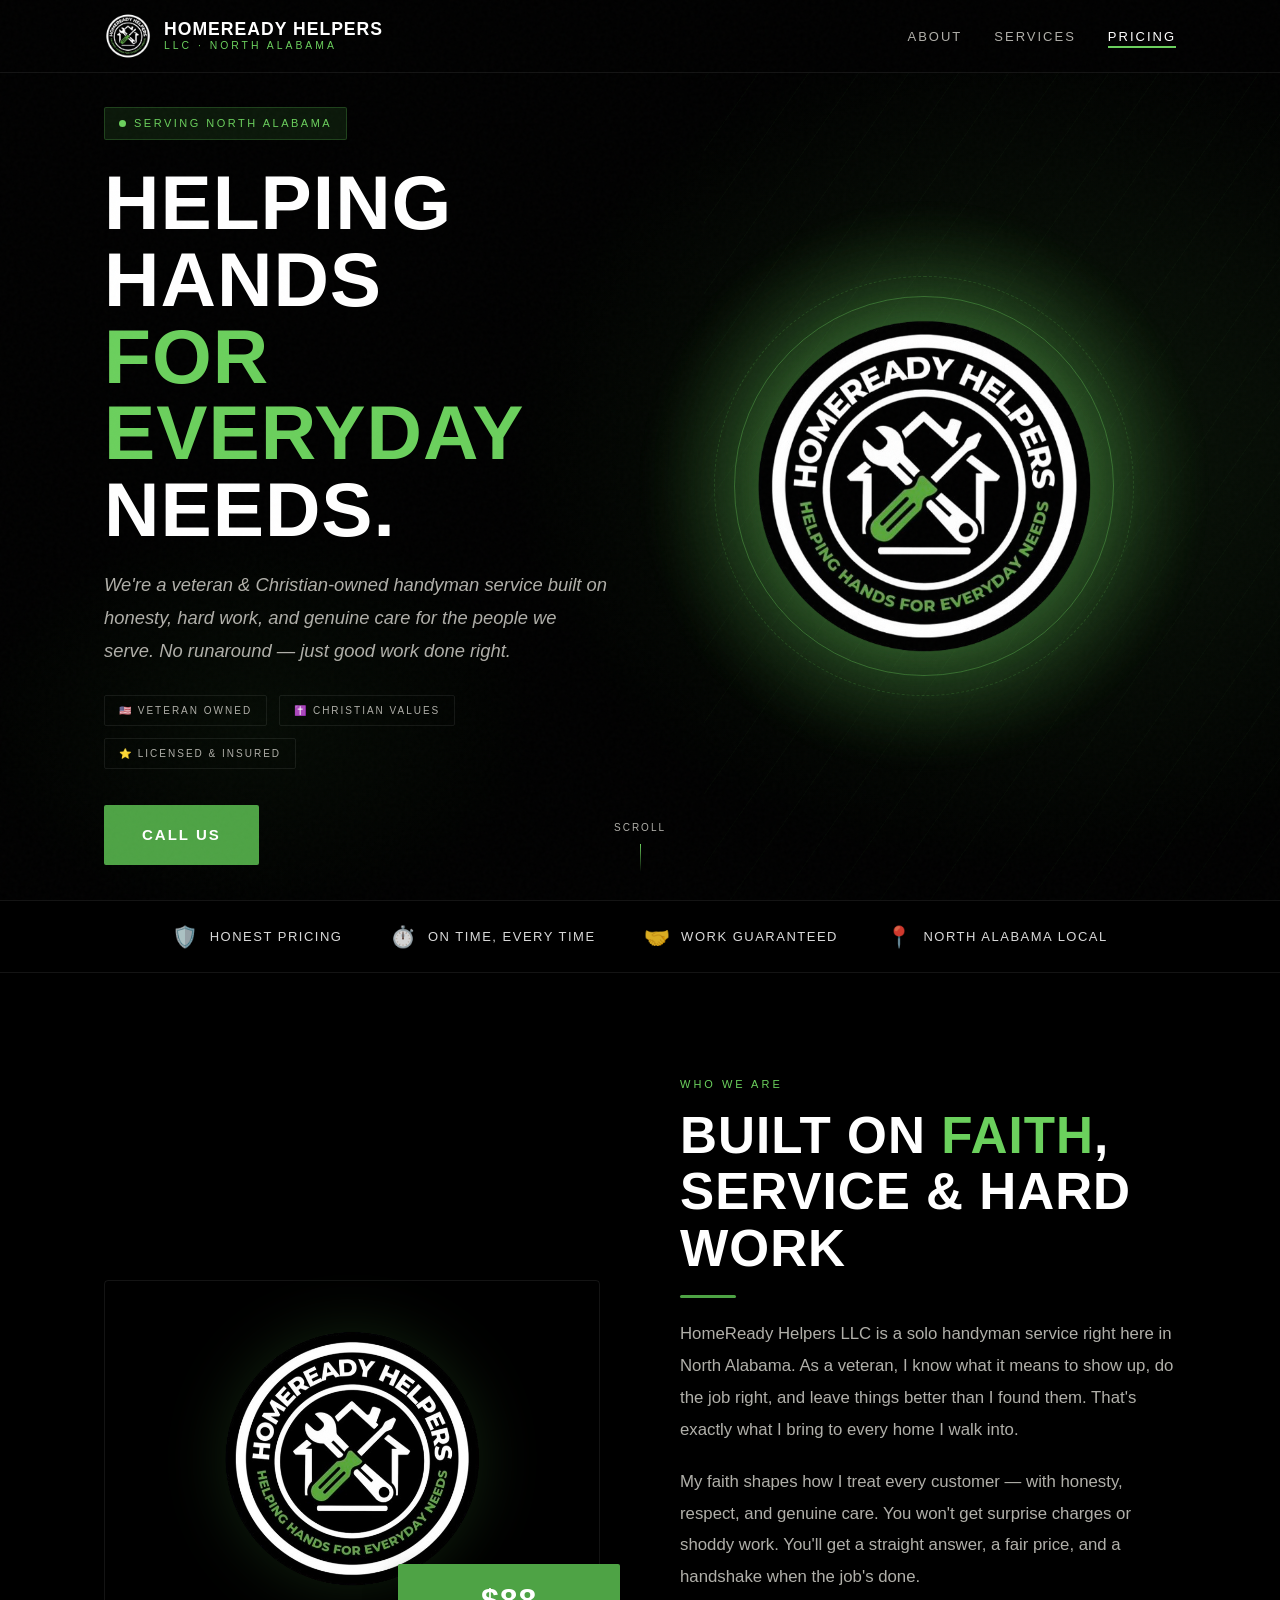
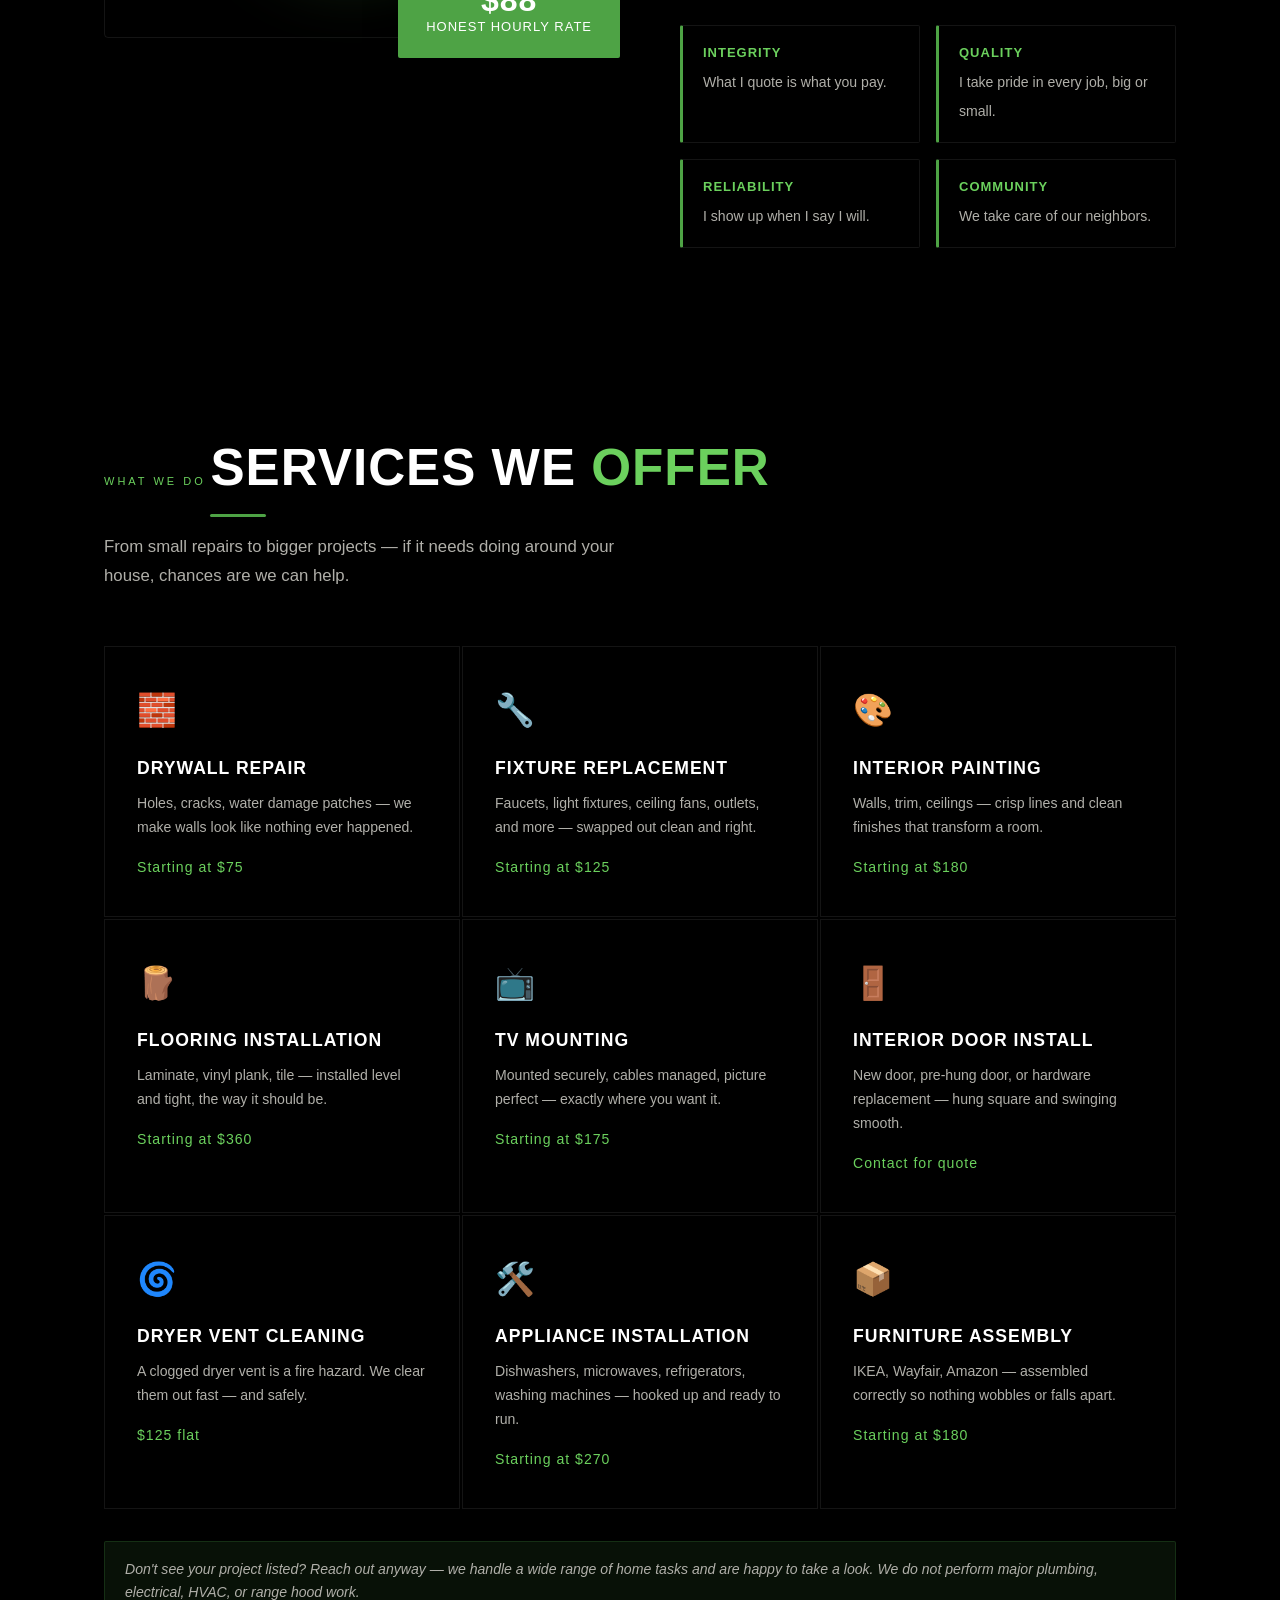
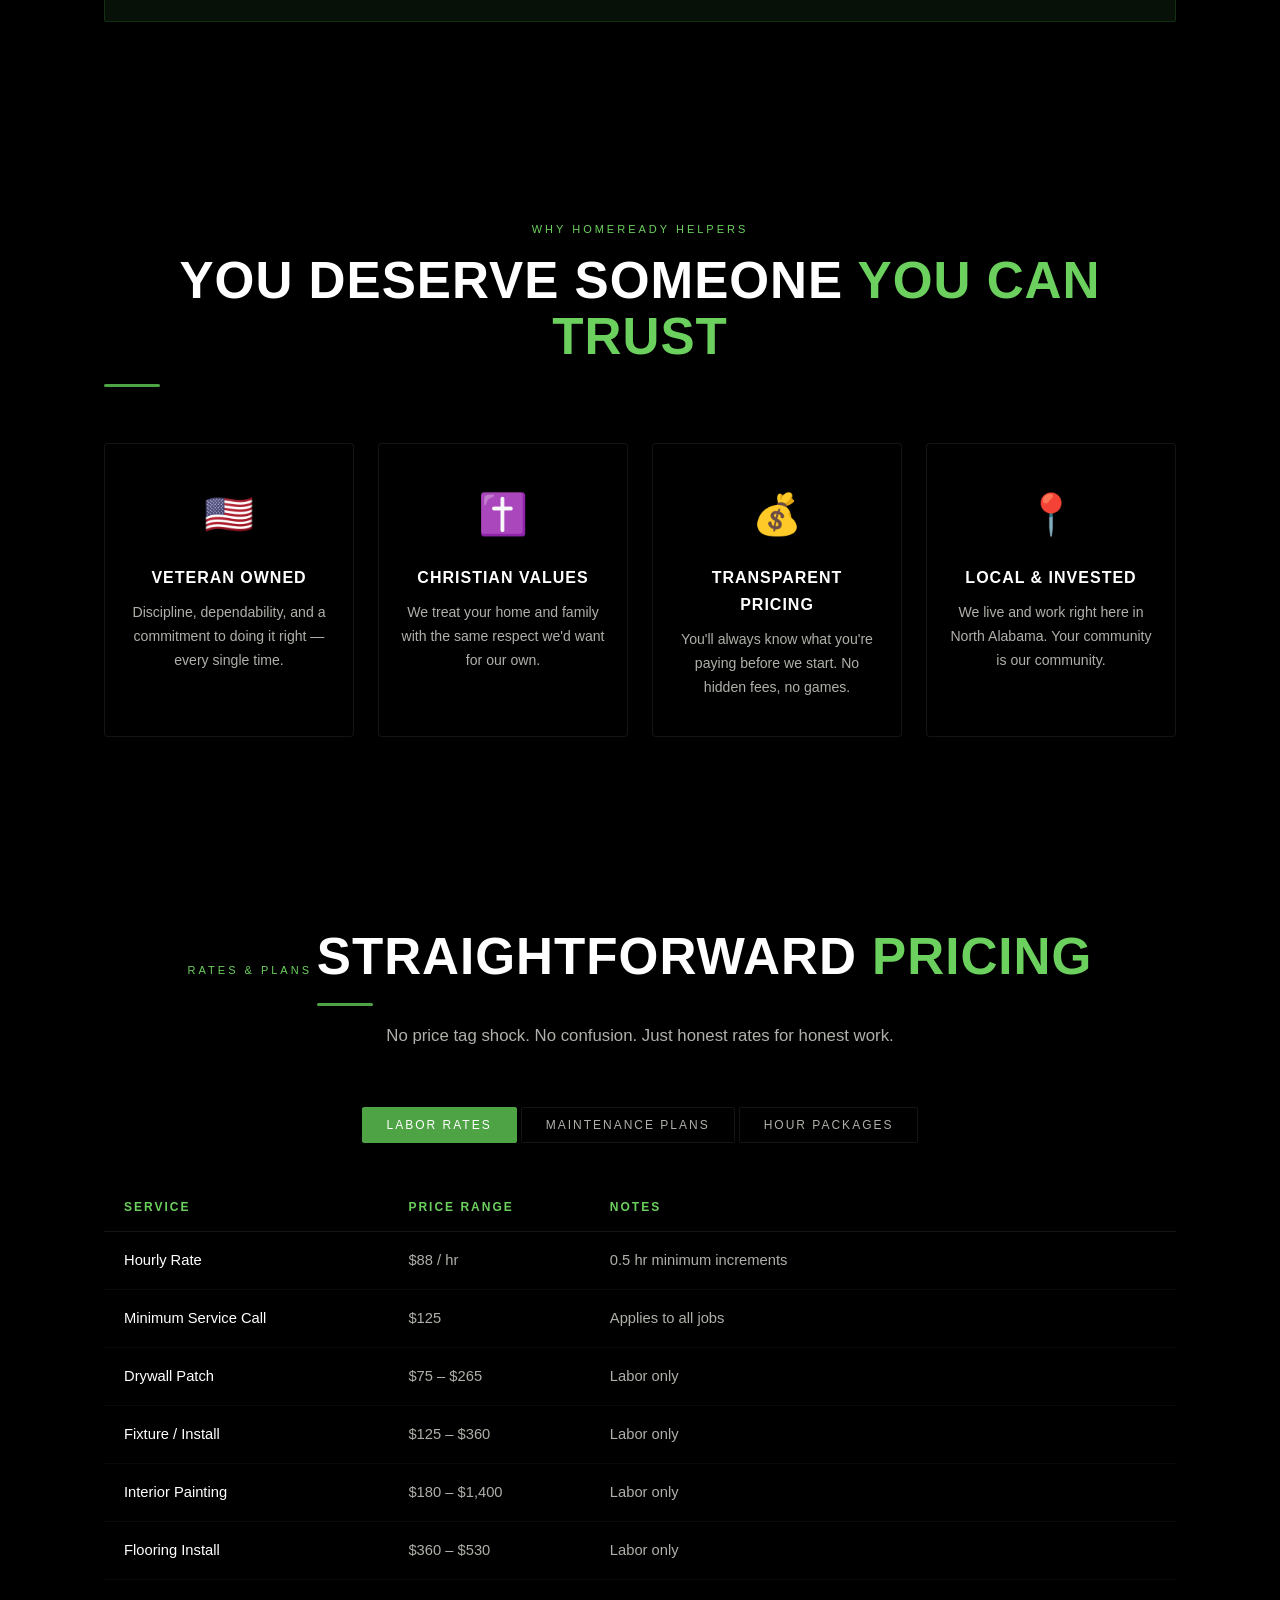
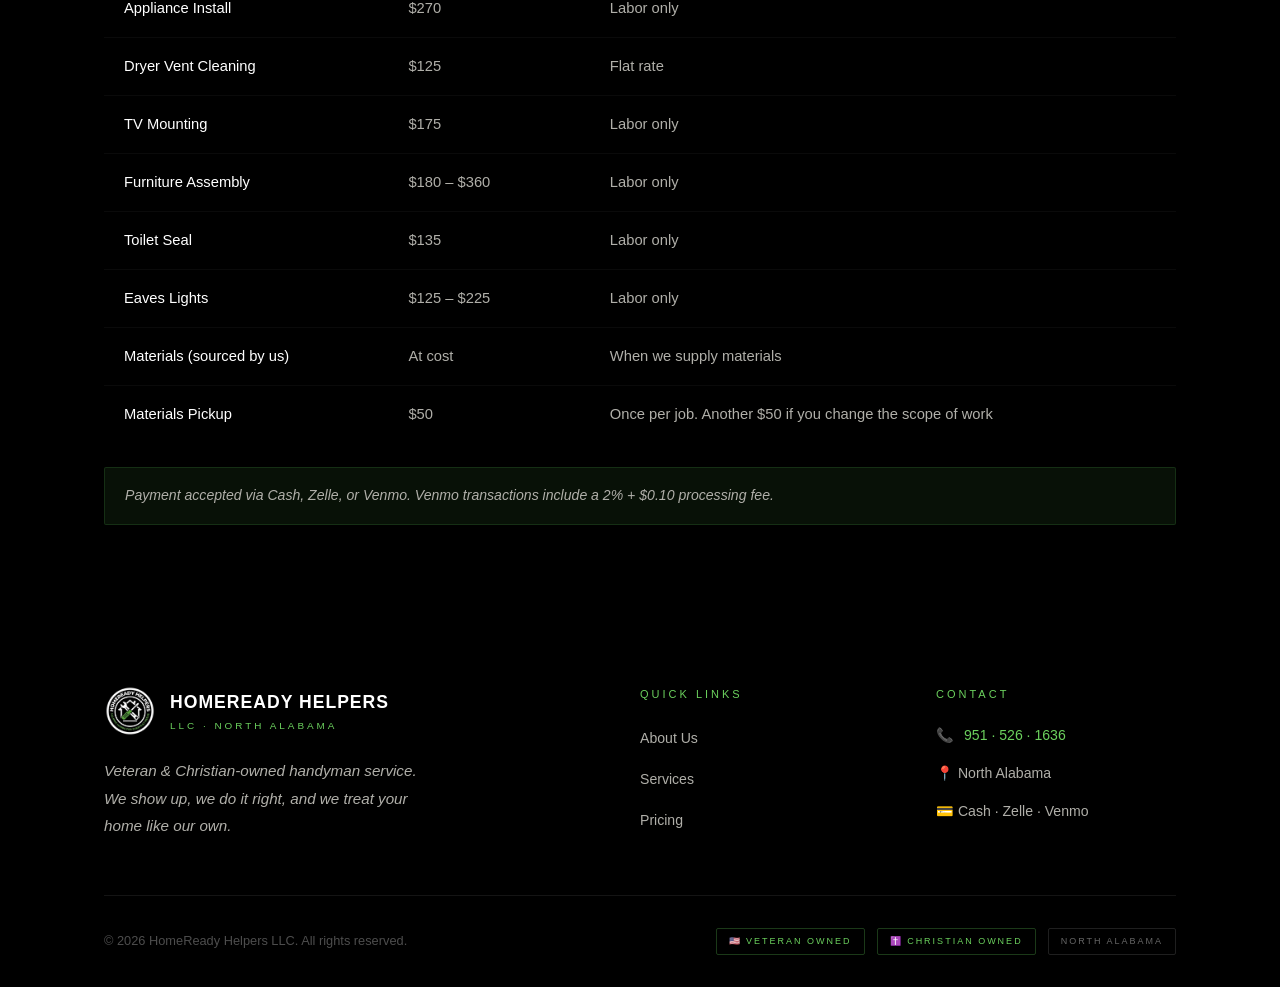
<file: index.html>
<!DOCTYPE html>
<html lang="en">
<head>
  <meta charset="UTF-8" />
  <meta name="viewport" content="width=device-width, initial-scale=1.0" />
  <title>HomeReady Helpers LLC | North Alabama Handyman Services</title>
  <meta name="description" content="Veteran & Christian-owned handyman service in North Alabama. Honest work, fair prices, and people we actually care about. Call 951 · 526 · 1636." />

  <!-- Social share preview (Facebook, etc.) -->
  <meta property="og:type" content="website" />
  <meta property="og:title" content="HomeReady Helpers LLC | North Alabama Handyman Services" />
  <meta property="og:description" content="Veteran & Christian-owned handyman service in North Alabama. Honest work, fair prices, and people we actually care about." />
  <meta property="og:image" content="https://homereadyhelpers.com/icons/icon-512.png" />
  <meta property="og:url" content="https://homereadyhelpers.com/" />
  <meta name="twitter:card" content="summary_large_image" />

  <link rel="icon" href="icons/icon-192.png" />
  <link rel="apple-touch-icon" href="icons/apple-touch-icon.png" />
  <meta name="theme-color" content="#000000" />

  <link rel="stylesheet" href="style.css" />
</head>
<body>

  <!-- ── SCROLL PROGRESS BAR ─────────────────────────────────── -->
  <div class="scroll-progress"></div>

  <!-- ── NAV ───────────────────────────────────────────────── -->
  <nav>
    <div class="container nav-inner">
      <a href="#hero" class="nav-logo">
        <img src="IMG_2296.png" alt="HomeReady Helpers Logo" onerror="this.style.display='none'" />
        <div class="nav-logo-text">
          HomeReady Helpers
          <span>LLC · North Alabama</span>
        </div>
      </a>
      <ul class="nav-links">
        <li><a href="#about">About</a></li>
        <li><a href="#services">Services</a></li>
        <li><a href="#pricing">Pricing</a></li>
      </ul>
      <button class="nav-toggle" id="navToggle" onclick="toggleMenu()" aria-label="Toggle menu" aria-expanded="false" aria-controls="mobileMenu">
        <span></span><span></span><span></span>
      </button>
    </div>
  </nav>

  <!-- mobile menu -->
  <div class="mobile-menu" id="mobileMenu">
    <a href="#about" onclick="closeMenu()">About</a>
    <a href="#services" onclick="closeMenu()">Services</a>
    <a href="#pricing" onclick="closeMenu()">Pricing</a>
  </div>

  <!-- ── HERO ──────────────────────────────────────────────── -->
  <section id="hero">
    <div class="hero-bg"></div>
    <div class="container hero-inner">
      <div class="hero-content">
        <div class="hero-badge">
          <span class="hero-badge-dot"></span>
          <span>Serving North Alabama</span>
        </div>
        <h1 class="hero-title">
          Helping Hands
          <span class="accent">for Everyday</span>
          Needs.
        </h1>
        <p class="hero-sub">
          We're a veteran &amp; Christian-owned handyman service built on honesty,
          hard work, and genuine care for the people we serve. No runaround —
          just good work done right.
        </p>
        <div class="hero-badges">
          <span class="hero-pill">🇺🇸 Veteran Owned</span>
          <span class="hero-pill">✝️ Christian Values</span>
          <span class="hero-pill">⭐ Licensed &amp; Insured</span>
        </div>
        <div class="hero-actions">
          <a href="tel:9515261636" class="btn btn-primary">Call Us</a>
        </div>
      </div>
      <div class="hero-logo-wrap">
        <div class="hero-logo-glow" aria-hidden="true"></div>
        <div class="hero-logo-ring">
          <img src="IMG_2296.png" alt="HomeReady Helpers LLC" onerror="this.style.background='#000000'" />
        </div>
      </div>
    </div>
    <div class="scroll-cue" aria-hidden="true">
      <span>Scroll</span>
      <span class="scroll-cue-line"></span>
    </div>
  </section>

  <!-- ── TRUST BAR ──────────────────────────────────────────── -->
  <div class="trust-bar">
    <div class="container trust-bar-inner">
      <div class="trust-item"><span class="trust-icon">🛡️</span> Honest Pricing</div>
      <div class="trust-item"><span class="trust-icon">⏱️</span> On Time, Every Time</div>
      <div class="trust-item"><span class="trust-icon">🤝</span> Work Guaranteed</div>
      <div class="trust-item"><span class="trust-icon">📍</span> North Alabama Local</div>
    </div>
  </div>

  <!-- ── ABOUT ──────────────────────────────────────────────── -->
  <section id="about" class="section">
    <div class="container">
      <div class="about-grid">
        <div class="about-img-wrap">
          <div class="about-img-box">
            <img src="IMG_2296.png" alt="HomeReady Helpers Logo" onerror="this.style.display='none'" />
          </div>
          <div class="about-accent-box">
            <strong data-count-to="88" data-count-prefix="$">$0</strong>
            Honest Hourly Rate
          </div>
        </div>
        <div class="about-text reveal">
          <span class="tag">Who We Are</span>
          <h2 class="section-title">Built on <span>Faith</span>, Service &amp; Hard Work</h2>
          <p>
            HomeReady Helpers LLC is a solo handyman service right here in North Alabama.
            As a veteran, I know what it means to show up, do the job right, and leave
            things better than I found them. That's exactly what I bring to every home I walk into.
          </p>
          <p>
            My faith shapes how I treat every customer — with honesty, respect, and genuine care.
            You won't get surprise charges or shoddy work. You'll get a straight answer, a fair price,
            and a handshake when the job's done.
          </p>
          <div class="about-values reveal stagger">
            <div class="about-value">
              <strong>Integrity</strong>
              <span>What I quote is what you pay.</span>
            </div>
            <div class="about-value">
              <strong>Quality</strong>
              <span>I take pride in every job, big or small.</span>
            </div>
            <div class="about-value">
              <strong>Reliability</strong>
              <span>I show up when I say I will.</span>
            </div>
            <div class="about-value">
              <strong>Community</strong>
              <span>We take care of our neighbors.</span>
            </div>
          </div>
        </div>
      </div>
    </div>
  </section>

  <!-- ── SERVICES ───────────────────────────────────────────── -->
  <section id="services" class="section section--dark">
    <div class="container">
      <div class="services-header reveal">
        <div>
          <span class="tag">What We Do</span>
          <h2 class="section-title">Services We <span>Offer</span></h2>
          <p class="section-intro">From small repairs to bigger projects — if it needs doing around your house, chances are we can help.</p>
        </div>
      </div>
      <div class="services-grid reveal stagger">

        <div class="service-card">
          <div class="service-icon">🧱</div>
          <div class="service-name">Drywall Repair</div>
          <div class="service-desc">Holes, cracks, water damage patches — we make walls look like nothing ever happened.</div>
          <div class="service-price">Starting at $75</div>
        </div>

        <div class="service-card">
          <div class="service-icon">🔧</div>
          <div class="service-name">Fixture Replacement</div>
          <div class="service-desc">Faucets, light fixtures, ceiling fans, outlets, and more — swapped out clean and right.</div>
          <div class="service-price">Starting at $125</div>
        </div>

        <div class="service-card">
          <div class="service-icon">🎨</div>
          <div class="service-name">Interior Painting</div>
          <div class="service-desc">Walls, trim, ceilings — crisp lines and clean finishes that transform a room.</div>
          <div class="service-price">Starting at $180</div>
        </div>

        <div class="service-card">
          <div class="service-icon">🪵</div>
          <div class="service-name">Flooring Installation</div>
          <div class="service-desc">Laminate, vinyl plank, tile — installed level and tight, the way it should be.</div>
          <div class="service-price">Starting at $360</div>
        </div>

        <div class="service-card">
          <div class="service-icon">📺</div>
          <div class="service-name">TV Mounting</div>
          <div class="service-desc">Mounted securely, cables managed, picture perfect — exactly where you want it.</div>
          <div class="service-price">Starting at $175</div>
        </div>

        <div class="service-card">
          <div class="service-icon">🚪</div>
          <div class="service-name">Interior Door Install</div>
          <div class="service-desc">New door, pre-hung door, or hardware replacement — hung square and swinging smooth.</div>
          <div class="service-price">Contact for quote</div>
        </div>

        <div class="service-card">
          <div class="service-icon">🌀</div>
          <div class="service-name">Dryer Vent Cleaning</div>
          <div class="service-desc">A clogged dryer vent is a fire hazard. We clear them out fast — and safely.</div>
          <div class="service-price">$125 flat</div>
        </div>

        <div class="service-card">
          <div class="service-icon">🛠️</div>
          <div class="service-name">Appliance Installation</div>
          <div class="service-desc">Dishwashers, microwaves, refrigerators, washing machines — hooked up and ready to run.</div>
          <div class="service-price">Starting at $270</div>
        </div>

        <div class="service-card">
          <div class="service-icon">📦</div>
          <div class="service-name">Furniture Assembly</div>
          <div class="service-desc">IKEA, Wayfair, Amazon — assembled correctly so nothing wobbles or falls apart.</div>
          <div class="service-price">Starting at $180</div>
        </div>

      </div>

      <p class="pricing-note" style="margin-top: 32px;">
        Don't see your project listed? Reach out anyway — we handle a wide range of home tasks and are happy to take a look.
        We do not perform major plumbing, electrical, HVAC, or range hood work.
      </p>
    </div>
  </section>

  <!-- ── WHY US ──────────────────────────────────────────────── -->
  <section class="section">
    <div class="container">
      <div style="text-align:center;" class="reveal">
        <span class="tag">Why HomeReady Helpers</span>
        <h2 class="section-title">You Deserve Someone <span>You Can Trust</span></h2>
      </div>
      <div class="why-grid reveal stagger">
        <div class="why-card">
          <div class="why-icon">🇺🇸</div>
          <div class="why-title">Veteran Owned</div>
          <div class="why-desc">Discipline, dependability, and a commitment to doing it right — every single time.</div>
        </div>
        <div class="why-card">
          <div class="why-icon">✝️</div>
          <div class="why-title">Christian Values</div>
          <div class="why-desc">We treat your home and family with the same respect we'd want for our own.</div>
        </div>
        <div class="why-card">
          <div class="why-icon">💰</div>
          <div class="why-title">Transparent Pricing</div>
          <div class="why-desc">You'll always know what you're paying before we start. No hidden fees, no games.</div>
        </div>
        <div class="why-card">
          <div class="why-icon">📍</div>
          <div class="why-title">Local & Invested</div>
          <div class="why-desc">We live and work right here in North Alabama. Your community is our community.</div>
        </div>
      </div>
    </div>
  </section>

  <!-- ── PRICING ─────────────────────────────────────────────── -->
  <section id="pricing" class="section section--dark">
    <div class="container">
      <div class="pricing-intro reveal">
        <span class="tag">Rates &amp; Plans</span>
        <h2 class="section-title">Straightforward <span>Pricing</span></h2>
        <p class="section-intro">No price tag shock. No confusion. Just honest rates for honest work.</p>
      </div>

      <div class="pricing-tabs">
        <button class="pricing-tab active" onclick="showTab('labor', this)">Labor Rates</button>
        <button class="pricing-tab" onclick="showTab('subscriptions', this)">Maintenance Plans</button>
        <button class="pricing-tab" onclick="showTab('packages', this)">Hour Packages</button>
      </div>

      <!-- LABOR RATES -->
      <div class="pricing-panel active" id="tab-labor">
        <table class="pricing-table">
          <thead>
            <tr>
              <th>Service</th>
              <th>Price Range</th>
              <th>Notes</th>
            </tr>
          </thead>
          <tbody>
            <tr><td>Hourly Rate</td><td>$88 / hr</td><td>0.5 hr minimum increments</td></tr>
            <tr><td>Minimum Service Call</td><td>$125</td><td>Applies to all jobs</td></tr>
            <tr><td>Drywall Patch</td><td>$75 – $265</td><td>Labor only</td></tr>
            <tr><td>Fixture / Install</td><td>$125 – $360</td><td>Labor only</td></tr>
            <tr><td>Interior Painting</td><td>$180 – $1,400</td><td>Labor only</td></tr>
            <tr><td>Flooring Install</td><td>$360 – $530</td><td>Labor only</td></tr>
            <tr><td>Appliance Install</td><td>$270</td><td>Labor only</td></tr>
            <tr><td>Dryer Vent Cleaning</td><td>$125</td><td>Flat rate</td></tr>
            <tr><td>TV Mounting</td><td>$175</td><td>Labor only</td></tr>
            <tr><td>Furniture Assembly</td><td>$180 – $360</td><td>Labor only</td></tr>
            <tr><td>Toilet Seal</td><td>$135</td><td>Labor only</td></tr>
            <tr><td>Eaves Lights</td><td>$125 – $225</td><td>Labor only</td></tr>
            <tr><td>Materials (sourced by us)</td><td>At cost</td><td>When we supply materials</td></tr>
            <tr><td>Materials Pickup</td><td>$50</td><td>Once per job. Another $50 if you change the scope of work</td></tr>
          </tbody>
        </table>
        <div class="pricing-note">
          Payment accepted via Cash, Zelle, or Venmo. Venmo transactions include a 2% + $0.10 processing fee.
        </div>
      </div>

      <!-- SUBSCRIPTION PLANS -->
      <div class="pricing-panel" id="tab-subscriptions">
        <div class="tab-intro-note">
          These are <strong>general home maintenance</strong> plans — recurring upkeep to keep
          your home in good shape, month after month. Got a bigger project or something outside
          normal maintenance? Check out <a href="#" onclick="showTab('packages', document.querySelectorAll('.pricing-tab')[2]); return false;">Hour Packages</a> instead.
        </div>
        <div class="plan-cards">
          <div class="plan-card reveal">
            <div class="plan-name">Basic</div>
            <div class="plan-price"><sup>$</sup>99<sub>/mo</sub></div>
            <ul class="plan-features">
              <li>1 visit per month</li>
              <li>1 hour of labor included</li>
              <li>No material allowance</li>
              <li>$88/hr for overages</li>
              <li>$1,070/yr (save ~10%)</li>
            </ul>
          </div>
          <div class="plan-card featured reveal">
            <div class="plan-name">Standard</div>
            <div class="plan-price"><sup>$</sup>149<sub>/mo</sub></div>
            <ul class="plan-features">
              <li>1 visit per month</li>
              <li>1.5 hours of labor included</li>
              <li>$30 material allowance</li>
              <li>$88/hr for overages</li>
              <li>$1,600/yr (save ~11%)</li>
            </ul>
          </div>
          <div class="plan-card reveal">
            <div class="plan-name">Premium</div>
            <div class="plan-price"><sup>$</sup>199<sub>/mo</sub></div>
            <ul class="plan-features">
              <li>1x/mo (2 hrs) or 2x/mo (1 hr ea.)</li>
              <li>2 hours of labor included</li>
              <li>$60 material allowance</li>
              <li>$88/hr for overages</li>
              <li>$2,150/yr (save ~10%)</li>
            </ul>
          </div>
        </div>
      </div>

      <!-- HOUR PACKAGES -->
      <div class="pricing-panel" id="tab-packages">
        <div class="tab-intro-note">
          Hour Packages are for work <strong>outside normal home maintenance</strong> — renovations,
          larger projects, and one-off jobs. For routine upkeep, see our
          <a href="#" onclick="showTab('subscriptions', document.querySelectorAll('.pricing-tab')[1]); return false;">Maintenance Plans</a> instead.
        </div>
        <table class="pricing-table">
          <thead>
            <tr>
              <th>Package</th>
              <th>Monthly</th>
              <th>Annual (10% off)</th>
              <th>Notes</th>
            </tr>
          </thead>
          <tbody>
            <tr><td>4-Hour Block</td><td>$352</td><td>$3,802</td><td>You provide all materials</td></tr>
            <tr><td>8-Hour Block</td><td>$704</td><td>$7,603</td><td>You provide all materials</td></tr>
            <tr><td>12-Hour Block</td><td>$1,056</td><td>$11,405</td><td>You provide all materials</td></tr>
          </tbody>
        </table>
        <div class="pricing-note">
          Unused hours expire at the end of each month — no rollover. Overage hours billed at $88/hr.
        </div>
      </div>

    </div>
  </section>

  <!-- ── FOOTER ─────────────────────────────────────────────── -->
  <footer>
    <div class="container">
      <div class="footer-grid">
        <div>
          <div class="footer-brand-logo">
            <img src="IMG_2296.png" alt="HomeReady Helpers Logo" onerror="this.style.display='none'" />
            <div class="footer-brand-name">
              HomeReady Helpers
              <span>LLC · North Alabama</span>
            </div>
          </div>
          <p class="footer-tagline">
            Veteran &amp; Christian-owned handyman service. We show up, we do it right,
            and we treat your home like our own.
          </p>
        </div>
        <div>
          <div class="footer-heading">Quick Links</div>
          <ul class="footer-links">
            <li><a href="#about">About Us</a></li>
            <li><a href="#services">Services</a></li>
            <li><a href="#pricing">Pricing</a></li>
          </ul>
        </div>
        <div>
          <div class="footer-heading">Contact</div>
          <div class="footer-contact-item">
            📞 <a href="tel:9515261636">951 · 526 · 1636</a>
          </div>
          <div class="footer-contact-item">
            📍 North Alabama
          </div>
          <div class="footer-contact-item" style="margin-top: 8px;">
            💳 Cash · Zelle · Venmo
          </div>
        </div>
      </div>
      <div class="footer-bottom">
        <p class="footer-copy">© <span id="year">2025</span> HomeReady Helpers LLC. All rights reserved.</p>
        <div class="footer-badges">
          <span class="footer-badge green-badge">🇺🇸 Veteran Owned</span>
          <span class="footer-badge green-badge">✝️ Christian Owned</span>
          <span class="footer-badge">North Alabama</span>
        </div>
      </div>
    </div>
  </footer>

  <!-- ── MOBILE STICKY CTA BAR ──────────────────────────────── -->
  <div class="mobile-cta-bar">
    <a href="tel:9515261636" class="cta-call">📞 Call</a>
  </div>

  <!-- ── BACK TO TOP ─────────────────────────────────────────── -->
  <button class="back-to-top" aria-label="Back to top">↑</button>

  <script src="script.js" defer></script>
</body>
</html>
</file>
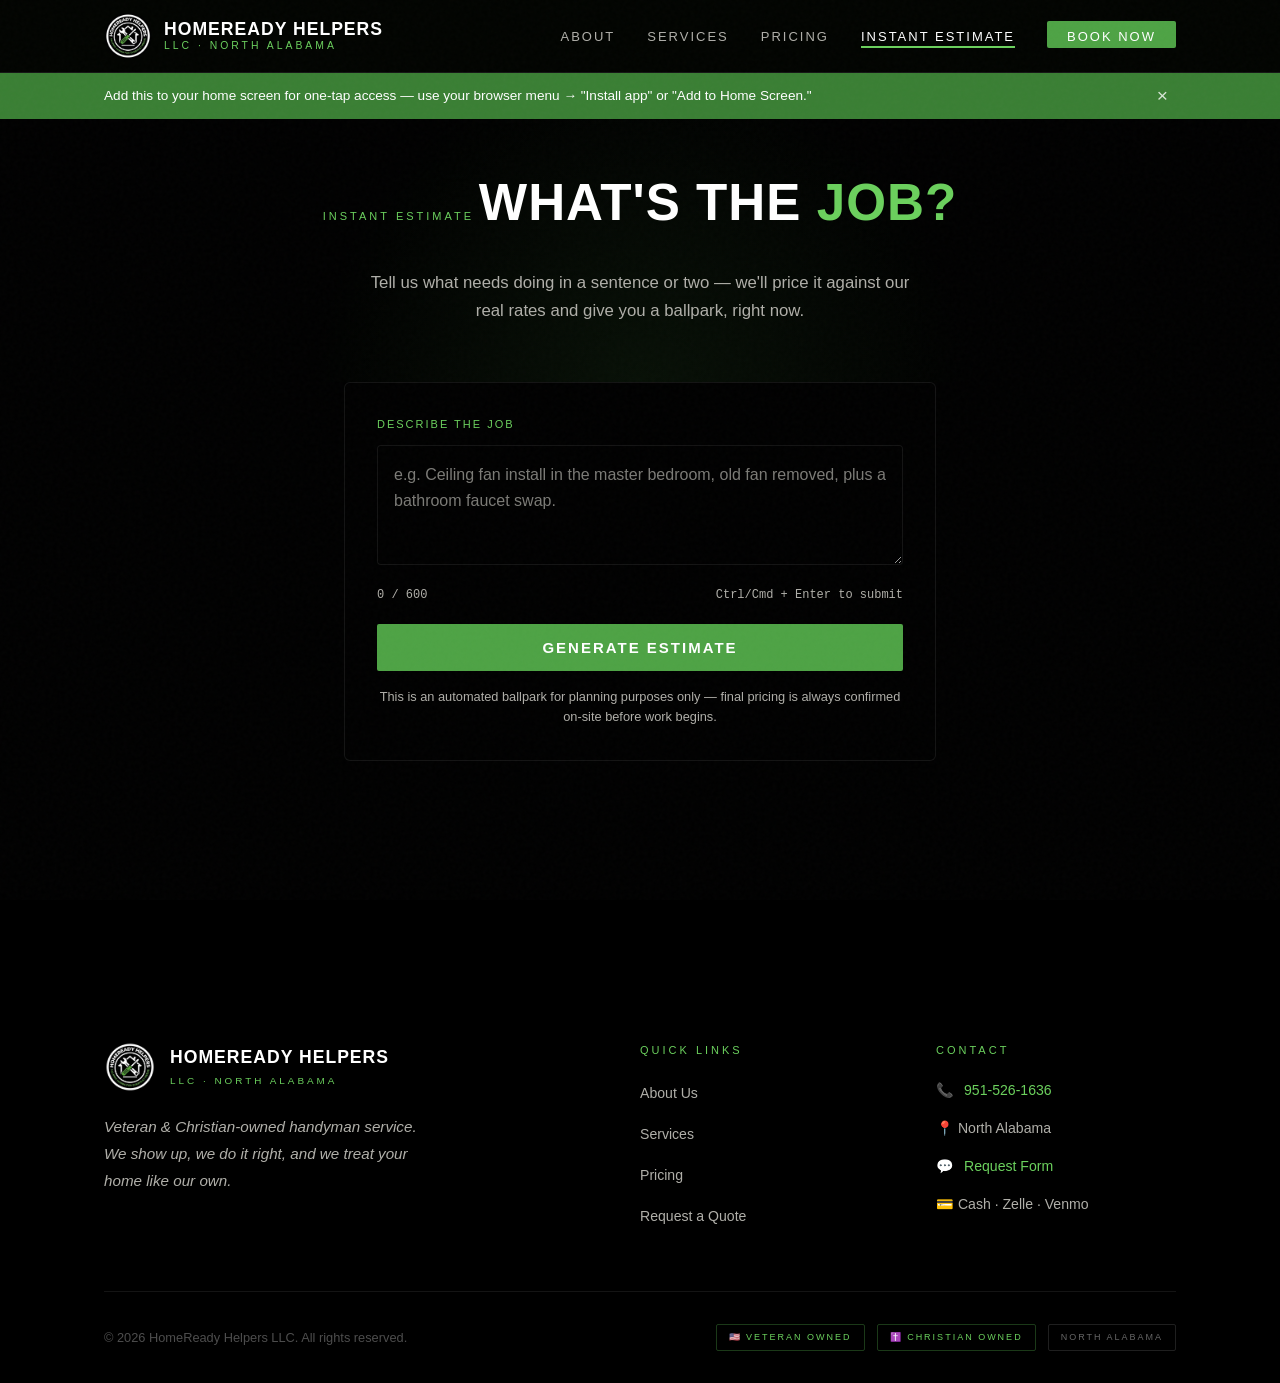
<file: q7k2m9xzv4.html>
<!DOCTYPE html>
<html lang="en">
<head>
  <meta charset="UTF-8" />
  <meta name="viewport" content="width=device-width, initial-scale=1.0" />
  <title>Instant Estimate | HomeReady Helpers LLC</title>
  <meta name="description" content="Describe your handyman job and get an instant ballpark estimate from HomeReady Helpers LLC — veteran & Christian-owned, North Alabama." />
  <meta name="robots" content="noindex, nofollow" />

  <!-- Social share preview (Facebook, etc.) -->
  <meta property="og:type" content="website" />
  <meta property="og:title" content="Instant Estimate | HomeReady Helpers LLC" />
  <meta property="og:description" content="Describe your job, get an instant ballpark estimate. Veteran & Christian-owned handyman service in North Alabama." />
  <meta property="og:image" content="https://homereadyhelpers.com/icons/icon-512.png" />
  <meta property="og:url" content="https://homereadyhelpers.com/q7k2m9xzv4.html" />
  <meta name="twitter:card" content="summary_large_image" />

  <!-- PWA -->
  <link rel="manifest" href="manifest.json" />
  <meta name="theme-color" content="#0d1a0b" />
  <link rel="icon" href="icons/icon-192.png" />
  <link rel="apple-touch-icon" href="icons/apple-touch-icon.png" />
  <meta name="apple-mobile-web-app-capable" content="yes" />
  <meta name="apple-mobile-web-app-status-bar-style" content="black-translucent" />
  <meta name="apple-mobile-web-app-title" content="HR Estimate" />

  <link rel="preconnect" href="https://fonts.googleapis.com" />
  <link rel="preconnect" href="https://fonts.gstatic.com" crossorigin />
  <link href="https://fonts.googleapis.com/css2?family=Oswald:wght@400;600;700&family=Lora:ital,wght@0,400;0,500;1,400&family=Source+Sans+3:wght@300;400;600&display=swap" rel="stylesheet" />
  <link rel="stylesheet" href="style.css" />
</head>
<body>

  <!-- ── SCROLL PROGRESS BAR ─────────────────────────────────── -->
  <div class="scroll-progress"></div>

  <!-- ── NAV ───────────────────────────────────────────────── -->
  <nav>
    <div class="container nav-inner">
      <a href="index.html#hero" class="nav-logo">
        <img src="IMG_2296.png" alt="HomeReady Helpers Logo" onerror="this.style.display='none'" />
        <div class="nav-logo-text">
          HomeReady Helpers
          <span>LLC · North Alabama</span>
        </div>
      </a>
      <ul class="nav-links">
        <li><a href="index.html#about">About</a></li>
        <li><a href="index.html#services">Services</a></li>
        <li><a href="index.html#pricing">Pricing</a></li>
        <li><a href="q7k2m9xzv4.html" class="active-link">Instant Estimate</a></li>
        <li><a href="index.html#book" class="nav-cta">Book Now</a></li>
      </ul>
      <button class="nav-toggle" id="navToggle" onclick="toggleMenu()" aria-label="Toggle menu" aria-expanded="false" aria-controls="mobileMenu">
        <span></span><span></span><span></span>
      </button>
    </div>
  </nav>

  <!-- mobile menu -->
  <div class="mobile-menu" id="mobileMenu">
    <a href="index.html#about" onclick="closeMenu()">About</a>
    <a href="index.html#services" onclick="closeMenu()">Services</a>
    <a href="index.html#pricing" onclick="closeMenu()">Pricing</a>
    <a href="q7k2m9xzv4.html" onclick="closeMenu()" style="color: var(--green-light);">Instant Estimate</a>
    <a href="index.html#book" onclick="closeMenu()">Book Now</a>
  </div>

  <!-- ── INSTALL TIP ──────────────────────────────────────────── -->
  <div class="install-tip" id="installTip">
    <div class="container install-tip-inner">
      <span id="installTipText">Add this to your home screen for one-tap access next time.</span>
      <button type="button" id="installTipDismiss" aria-label="Dismiss">&times;</button>
    </div>
  </div>

  <!-- ── ESTIMATE HERO ───────────────────────────────────────── -->
  <section class="estimate-hero">
    <div class="container">
      <span class="tag">Instant Estimate</span>
      <h1 class="section-title">What's the <span>Job?</span></h1>
      <p class="section-intro">Tell us what needs doing in a sentence or two — we'll price it against our real rates and give you a ballpark, right now.</p>
    </div>
  </section>

  <!-- ── ESTIMATE FORM ───────────────────────────────────────── -->
  <section class="section" style="padding-top: 0;">
    <div class="container estimate-wrap">
      <div class="estimate-card">
        <label class="estimate-label" for="jobInput">Describe the job</label>
        <textarea
          id="jobInput"
          class="estimate-textarea"
          maxlength="600"
          placeholder="e.g. Ceiling fan install in the master bedroom, old fan removed, plus a bathroom faucet swap."
        ></textarea>
        <div class="estimate-meta-row">
          <span class="estimate-char-count" id="charCount">0 / 600</span>
          <span class="estimate-char-count">Ctrl/Cmd + Enter to submit</span>
        </div>
        <button class="btn btn-primary estimate-submit" id="estimateBtn" type="button">
          <span class="estimate-spinner"></span>
          <span class="estimate-submit-label">Generate Estimate</span>
        </button>
        <p class="estimate-disclaimer">
          This is an automated ballpark for planning purposes only — final pricing is always confirmed on-site before work begins.
        </p>

        <div class="estimate-error" id="estimateError"></div>
      </div>

      <!-- RESULT: in-scope quote -->
      <div class="estimate-result" id="estimateResult">
        <div class="estimate-result-card">
          <div class="estimate-result-head">
            <span class="estimate-badge">✓ Estimate Ready</span>
            <div class="estimate-job-title" id="rJobTitle"></div>
            <div class="estimate-pills">
              <div class="estimate-pill-price" id="rPrice"></div>
              <div class="estimate-pill-time" id="rTime"></div>
            </div>
          </div>
          <div class="estimate-result-body">
            <div id="rLineItems"></div>
            <div class="estimate-notes-box" id="rNotesBox" style="display:none">
              <span class="estimate-notes-label">Notes</span>
              <span id="rNotes"></span>
            </div>
            <div class="estimate-plan-box" id="rPlanBox" style="display:none">
              <span class="estimate-plan-label">💡 Might Be Worth a Plan</span>
              <span id="rPlan"></span>
            </div>
          </div>
          <div class="estimate-result-actions">
            <a href="tel:9515261636" class="btn btn-outline">Call to Confirm</a>
            <a href="https://forms.gle/g29sGJyyHtXctqeb6" target="_blank" class="btn btn-primary">Book This Job</a>
          </div>
        </div>
      </div>

      <!-- RESULT: out of scope -->
      <div class="estimate-result" id="estimateDecline">
        <div class="estimate-decline-card">
          <span class="estimate-badge" id="rDeclineBadge">Outside What We Handle</span>
          <p class="estimate-decline-text" id="rDeclineReason"></p>
          <a href="tel:9515261636" class="btn btn-outline">Call 951-526-1636</a>

          <div class="add-service-prompt" id="addServicePrompt" hidden>
            <button type="button" class="add-service-toggle" id="addServiceToggle">
              Missing this service? Add it to your price list
            </button>
            <form class="add-service-form" id="addServiceForm" hidden>
              <label>Owner PIN
                <input type="password" id="asPin" inputmode="numeric" autocomplete="off" required>
              </label>
              <label>Service name
                <input type="text" id="asLabel" maxlength="80" required>
              </label>
              <div class="add-service-row">
                <label>Hours
                  <input type="number" id="asHours" step="0.25" min="0.25" max="40" required>
                </label>
                <label>Price ($)
                  <input type="number" id="asPrice" step="1" min="1" max="5000" required>
                </label>
              </div>
              <button type="submit" class="btn btn-primary" id="asSubmit">Save &amp; Get Estimate</button>
              <div class="estimate-error" id="asError"></div>
            </form>
          </div>
        </div>
      </div>
    </div>
  </section>

  <!-- ── FOOTER ─────────────────────────────────────────────── -->
  <footer>
    <div class="container">
      <div class="footer-grid">
        <div>
          <div class="footer-brand-logo">
            <img src="IMG_2296.png" alt="HomeReady Helpers Logo" onerror="this.style.display='none'" />
            <div class="footer-brand-name">
              HomeReady Helpers
              <span>LLC · North Alabama</span>
            </div>
          </div>
          <p class="footer-tagline">
            Veteran &amp; Christian-owned handyman service. We show up, we do it right,
            and we treat your home like our own.
          </p>
        </div>
        <div>
          <div class="footer-heading">Quick Links</div>
          <ul class="footer-links">
            <li><a href="index.html#about">About Us</a></li>
            <li><a href="index.html#services">Services</a></li>
            <li><a href="index.html#pricing">Pricing</a></li>
            <li><a href="https://forms.gle/g29sGJyyHtXctqeb6" target="_blank">Request a Quote</a></li>
          </ul>
        </div>
        <div>
          <div class="footer-heading">Contact</div>
          <div class="footer-contact-item">
            📞 <a href="tel:9515261636">951-526-1636</a>
          </div>
          <div class="footer-contact-item">
            📍 North Alabama
          </div>
          <div class="footer-contact-item">
            💬 <a href="https://forms.gle/g29sGJyyHtXctqeb6" target="_blank">Request Form</a>
          </div>
          <div class="footer-contact-item" style="margin-top: 8px;">
            💳 Cash · Zelle · Venmo
          </div>
        </div>
      </div>
      <div class="footer-bottom">
        <p class="footer-copy">© <span id="year">2025</span> HomeReady Helpers LLC. All rights reserved.</p>
        <div class="footer-badges">
          <span class="footer-badge green-badge">🇺🇸 Veteran Owned</span>
          <span class="footer-badge green-badge">✝️ Christian Owned</span>
          <span class="footer-badge">North Alabama</span>
        </div>
      </div>
    </div>
  </footer>

  <!-- ── MOBILE STICKY CTA BAR ──────────────────────────────── -->
  <div class="mobile-cta-bar">
    <a href="tel:9515261636" class="cta-call">📞 Call</a>
    <a href="https://forms.gle/g29sGJyyHtXctqeb6" target="_blank" class="cta-quote">Get a Quote</a>
  </div>

  <!-- ── BACK TO TOP ─────────────────────────────────────────── -->
  <button class="back-to-top" aria-label="Back to top">↑</button>

  <script src="script.js" defer></script>
  <script src="q7k2m9xzv4.js" defer></script>
</body>
</html>
</file>
<file: style.css>
/* ── TOKENS ───────────────────────────────────────────── */
:root {
  --black:   #000000;
  --off-black: #000000;
  --green:   #4EA345;
  --green-light: #6BD05D;
  --green-dark:  #3A7F34;
  --white:   #FFFFFF;
  --grey:    #b0afa9;
  --border:  rgba(255,255,255,0.08);
  --font-display: 'Arial Black', 'Helvetica Neue', Arial, sans-serif;
  --font-body:    'Helvetica Neue', Arial, sans-serif;
  --font-accent:  'Helvetica Neue', Arial, sans-serif;
}

/* ── RESET ────────────────────────────────────────────── */
*, *::before, *::after { box-sizing: border-box; margin: 0; padding: 0; }

/* The [hidden] attribute must always win over any component's own display
   rule (e.g. `.add-service-form { display: flex }`) — otherwise elements
   toggled via JS's `.hidden = true` stay visible despite the attribute. */
[hidden] { display: none !important; }

html {
  scroll-behavior: smooth;
}

body {
  background: var(--black);
  color: var(--white);
  font-family: var(--font-body);
  font-size: 17px;
  line-height: 1.7;
  overflow-x: hidden;
}
img { max-width: 100%; display: block; }
a { color: inherit; text-decoration: none; }

/* ── UTILITY ──────────────────────────────────────────── */
.container { max-width: 1120px; margin: 0 auto; padding: 0 24px; }
.section { padding: 96px 0; background: #000000; }
.section--dark { background: #000000; }
.section--green { background: var(--green-dark); }

/* Force ALL sections dark — belt and suspenders */
section, footer, nav { background-color: #000000; }
.tag {
  display: inline-block;
  font-family: var(--font-display);
  font-size: 11px;
  letter-spacing: 3px;
  text-transform: uppercase;
  color: var(--green-light);
  margin-bottom: 14px;
}
.section-title {
  font-family: var(--font-display);
  font-size: clamp(2rem, 5vw, 3.2rem);
  font-weight: 700;
  text-transform: uppercase;
  letter-spacing: 1px;
  line-height: 1.1;
  color: var(--white);
  position: relative;
  display: inline-block;
}
.section-title span { color: var(--green-light); }
.section-title::after {
  content: '';
  display: block;
  height: 3px;
  width: 56px;
  margin-top: 18px;
  background: var(--green);
  border-radius: 2px;
  transform: scaleX(0);
  transform-origin: left;
  transition: transform 0.6s cubic-bezier(.2,.8,.2,1) 0.15s;
}
.reveal.visible .section-title::after { transform: scaleX(1); }
.section-intro {
  font-family: var(--font-accent);
  font-size: 1.05rem;
  color: var(--grey);
  margin-top: 16px;
  max-width: 560px;
}
.btn {
  display: inline-block;
  position: relative;
  overflow: hidden;
  padding: 15px 36px;
  font-family: var(--font-display);
  font-size: 15px;
  font-weight: 600;
  letter-spacing: 2px;
  text-transform: uppercase;
  border-radius: 2px;
  cursor: pointer;
  transition: transform 0.25s ease, box-shadow 0.25s ease, background 0.25s ease, border-color 0.25s ease;
}
.btn-primary {
  background: var(--green);
  color: var(--white);
  border: 2px solid var(--green);
}
.btn-primary:hover {
  background: var(--green-light);
  border-color: var(--green-light);
  transform: translateY(-2px);
  box-shadow: 0 8px 24px rgba(78,163,69,0.35);
}
.btn-outline {
  background: transparent;
  color: var(--white);
  border: 2px solid var(--white);
}
.btn-outline:hover {
  background: #000000;
  color: var(--white);
  border-color: var(--white);
  transform: translateY(-2px);
}
.btn:active { transform: translateY(0) scale(0.97); }

/* button ripple */
.btn .ripple {
  position: absolute;
  border-radius: 50%;
  transform: scale(0);
  animation: ripple 0.6s ease-out;
  background: rgba(255,255,255,0.45);
  pointer-events: none;
}
@keyframes ripple {
  to { transform: scale(3); opacity: 0; }
}

/* ── NOISE TEXTURE OVERLAY ────────────────────────────── */
body::before {
  content: '';
  position: fixed;
  inset: 0;
  background-image: url("data:image/svg+xml,%3Csvg viewBox='0 0 256 256' xmlns='http://www.w3.org/2000/svg'%3E%3Cfilter id='noise'%3E%3CfeTurbulence type='fractalNoise' baseFrequency='0.9' numOctaves='4' stitchTiles='stitch'/%3E%3C/filter%3E%3Crect width='100%25' height='100%25' filter='url(%23noise)' opacity='1'/%3E%3C/svg%3E");
  opacity: 0.022;
  pointer-events: none;
  z-index: 9999;
}

/* ── SCROLL PROGRESS BAR ──────────────────────────────── */
.scroll-progress {
  position: fixed;
  top: 0; left: 0;
  height: 3px;
  width: 0%;
  background: linear-gradient(90deg, var(--green-dark), var(--green-light));
  z-index: 200;
  transition: width 0.1s linear;
}

/* ── NAV ──────────────────────────────────────────────── */
nav {
  position: fixed;
  top: 0; left: 0; right: 0;
  z-index: 100;
  background: rgba(0,0,0,0.97);
  backdrop-filter: blur(12px);
  border-bottom: 1px solid var(--border);
  transition: background 0.3s, box-shadow 0.3s;
}
nav.scrolled {
  box-shadow: 0 8px 24px rgba(0,0,0,0.25);
}
.nav-inner {
  display: flex;
  align-items: center;
  justify-content: space-between;
  height: 72px;
}
.nav-logo {
  display: flex;
  align-items: center;
  gap: 12px;
}
.nav-logo img {
  width: 48px;
  height: 48px;
  border-radius: 50%;
  transition: transform 0.4s ease;
}
.nav-logo:hover img {
  transform: rotate(18deg);
}
.nav-logo-text {
  font-family: var(--font-display);
  font-size: 1.1rem;
  font-weight: 700;
  letter-spacing: 1px;
  text-transform: uppercase;
  line-height: 1.2;
}
.nav-logo-text span { color: var(--green-light); display: block; font-size: 0.65rem; letter-spacing: 3px; font-weight: 400; }
.nav-links {
  display: flex;
  align-items: center;
  gap: 32px;
  list-style: none;
}
.nav-links a {
  position: relative;
  font-family: var(--font-display);
  font-size: 13px;
  letter-spacing: 2px;
  text-transform: uppercase;
  color: var(--grey);
  transition: color 0.2s;
  padding-bottom: 4px;
}
.nav-links a:not(.nav-cta)::after {
  content: '';
  position: absolute;
  left: 0; bottom: 0;
  width: 100%;
  height: 2px;
  background: var(--green-light);
  transform: scaleX(0);
  transform-origin: left;
  transition: transform 0.25s ease;
}
.nav-links a:not(.nav-cta):hover::after,
.nav-links a.active-link::after {
  transform: scaleX(1);
}
.nav-links a:hover { color: var(--white); }
.nav-links a.active-link { color: var(--white); }
.nav-cta {
  background: var(--green);
  color: var(--white) !important;
  padding: 8px 20px;
  border-radius: 2px;
  transition: background 0.2s !important;
}
.nav-cta:hover { background: var(--green-light) !important; color: var(--white) !important; }

/* hamburger */
.nav-toggle { display: none; flex-direction: column; gap: 5px; cursor: pointer; padding: 4px; background: none; border: none; }
.nav-toggle span { display: block; width: 24px; height: 2px; background: var(--white); transition: all 0.3s; }
.nav-toggle.open span:nth-child(1) { transform: translateY(7px) rotate(45deg); }
.nav-toggle.open span:nth-child(2) { opacity: 0; }
.nav-toggle.open span:nth-child(3) { transform: translateY(-7px) rotate(-45deg); }

/* mobile menu */
.mobile-menu {
  display: flex;
  flex-direction: column;
  gap: 20px;
  position: fixed;
  top: 72px; left: 0; right: 0;
  background: #000000;
  border-bottom: 1px solid var(--border);
  z-index: 99;
  padding: 24px;
  max-height: 0;
  overflow: hidden;
  opacity: 0;
  transition: max-height 0.35s ease, opacity 0.3s ease, padding 0.35s ease;
  padding-top: 0;
  padding-bottom: 0;
}
.mobile-menu.open {
  max-height: 400px;
  opacity: 1;
  padding-top: 24px;
  padding-bottom: 24px;
}
.mobile-menu a {
  font-family: var(--font-display);
  font-size: 18px;
  letter-spacing: 2px;
  text-transform: uppercase;
  color: var(--grey);
  padding: 8px 0;
  border-bottom: 1px solid var(--border);
}
.mobile-menu a:hover { color: var(--white); }

/* ── HERO ─────────────────────────────────────────────── */
#hero {
  min-height: 100vh;
  display: flex;
  align-items: center;
  position: relative;
  overflow: hidden;
  padding-top: 72px;
}
.hero-bg {
  position: absolute;
  inset: 0;
  background:
    radial-gradient(ellipse 60% 70% at var(--mx, 80%) var(--my, 50%), rgba(78,163,69,0.14) 0%, transparent 70%),
    radial-gradient(ellipse 40% 40% at 20% 80%, rgba(78,163,69,0.07) 0%, transparent 60%),
    var(--black);
  transition: background 0.6s ease-out;
}
/* diagonal stripe accent */
.hero-bg::after {
  content: '';
  position: absolute;
  top: 0; right: 0;
  width: 45%;
  height: 100%;
  background: repeating-linear-gradient(
    -55deg,
    transparent,
    transparent 40px,
    rgba(78,163,69,0.03) 40px,
    rgba(78,163,69,0.03) 41px
  );
}
.hero-inner {
  position: relative;
  z-index: 2;
  display: grid;
  grid-template-columns: 1fr 1fr;
  gap: 64px;
  align-items: center;
}
.hero-badge {
  display: inline-flex;
  align-items: center;
  gap: 8px;
  background: rgba(78,163,69,0.15);
  border: 1px solid rgba(78,163,69,0.3);
  padding: 6px 14px;
  border-radius: 2px;
  margin-bottom: 24px;
  animation: fadeUp 0.6s ease both;
}
.hero-badge-dot {
  width: 7px; height: 7px;
  background: var(--green-light);
  border-radius: 50%;
  animation: pulse 2s infinite;
}
@keyframes pulse {
  0%, 100% { opacity: 1; transform: scale(1); }
  50% { opacity: 0.5; transform: scale(1.4); }
}
.hero-badge span {
  font-family: var(--font-display);
  font-size: 11px;
  letter-spacing: 2.5px;
  text-transform: uppercase;
  color: var(--green-light);
}
.hero-title {
  font-family: var(--font-display);
  font-size: clamp(2.8rem, 6vw, 5rem);
  font-weight: 700;
  text-transform: uppercase;
  line-height: 1.0;
  letter-spacing: 1px;
  animation: fadeUp 0.7s ease 0.1s both;
}
.hero-title .accent { color: var(--green-light); display: block; }
.hero-sub {
  font-family: var(--font-accent);
  font-size: 1.15rem;
  font-style: italic;
  color: var(--grey);
  margin-top: 20px;
  line-height: 1.8;
  animation: fadeUp 0.7s ease 0.2s both;
}
.hero-badges {
  display: flex;
  gap: 12px;
  flex-wrap: wrap;
  margin-top: 28px;
  animation: fadeUp 0.7s ease 0.3s both;
}
.hero-pill {
  font-family: var(--font-display);
  font-size: 10px;
  letter-spacing: 2px;
  text-transform: uppercase;
  padding: 6px 14px;
  border: 1px solid var(--border);
  border-radius: 2px;
  color: var(--grey);
  transition: border-color 0.25s, color 0.25s, transform 0.25s;
}
.hero-pill:hover {
  border-color: rgba(78,163,69,0.5);
  color: var(--white);
  transform: translateY(-2px);
}
.hero-actions {
  display: flex;
  gap: 16px;
  margin-top: 36px;
  flex-wrap: wrap;
  animation: fadeUp 0.7s ease 0.4s both;
}
.hero-logo-wrap {
  position: relative;
  display: flex;
  justify-content: center;
  align-items: center;
  animation: fadeIn 1s ease 0.3s both;
}
.hero-logo-glow {
  position: absolute;
  width: 560px;
  height: 560px;
  border-radius: 50%;
  background: radial-gradient(circle, rgba(107,208,93,0.45) 0%, rgba(107,208,93,0.18) 40%, transparent 72%);
  filter: blur(6px);
  animation: glowPulse 4.5s ease-in-out infinite;
  pointer-events: none;
  z-index: 0;
}
@keyframes glowPulse {
  0%, 100% { opacity: 0.75; transform: scale(1); }
  50% { opacity: 1; transform: scale(1.08); }
}
.hero-logo-ring {
  position: relative;
  z-index: 1;
  width: 340px;
  height: 340px;
  will-change: transform;
}
.hero-logo-ring::before {
  content: '';
  position: absolute;
  inset: -20px;
  border-radius: 50%;
  border: 1px solid rgba(107,208,93,0.35);
  animation: spin 20s linear infinite;
}
.hero-logo-ring::after {
  content: '';
  position: absolute;
  inset: -40px;
  border-radius: 50%;
  border: 1px dashed rgba(107,208,93,0.18);
  animation: spin 35s linear infinite reverse;
}
@keyframes spin { to { transform: rotate(360deg); } }
.hero-logo-ring img {
  width: 100%;
  height: 100%;
  object-fit: cover;
  border-radius: 50%;
  filter: drop-shadow(0 0 50px rgba(107,208,93,0.45));
}

@keyframes fadeUp {
  from { opacity: 0; transform: translateY(24px); }
  to   { opacity: 1; transform: translateY(0); }
}
@keyframes fadeIn {
  from { opacity: 0; }
  to   { opacity: 1; }
}

.scroll-cue {
  position: absolute;
  bottom: 28px;
  left: 50%;
  transform: translateX(-50%);
  display: flex;
  flex-direction: column;
  align-items: center;
  gap: 8px;
  color: var(--grey);
  font-family: var(--font-display);
  font-size: 10px;
  letter-spacing: 2px;
  text-transform: uppercase;
  opacity: 0.7;
  animation: fadeIn 1s ease 1s both;
  z-index: 2;
}
.scroll-cue-line {
  width: 1px;
  height: 28px;
  background: linear-gradient(var(--green-light), transparent);
  animation: scrollcue 1.8s ease infinite;
}
@keyframes scrollcue {
  0% { transform: scaleY(0); transform-origin: top; }
  50% { transform: scaleY(1); transform-origin: top; }
  51% { transform: scaleY(1); transform-origin: bottom; }
  100% { transform: scaleY(0); transform-origin: bottom; }
}

/* ── TRUST BAR ────────────────────────────────────────── */
.trust-bar {
  background: #000000;
  padding: 18px 0;
  border-top: 1px solid rgba(255,255,255,0.08);
  border-bottom: 1px solid rgba(255,255,255,0.08);
}
.trust-bar-inner {
  display: flex;
  justify-content: center;
  align-items: center;
  gap: 48px;
  flex-wrap: wrap;
}
.trust-item {
  display: flex;
  align-items: center;
  gap: 10px;
  font-family: var(--font-display);
  font-size: 13px;
  letter-spacing: 1.5px;
  text-transform: uppercase;
  color: rgba(255,255,255,0.85);
  transition: color 0.2s, transform 0.2s;
}
.trust-item:hover { color: var(--green-light); transform: translateY(-2px); }
.trust-icon { font-size: 1.3rem; display: inline-block; transition: transform 0.3s; }
.trust-item:hover .trust-icon { transform: scale(1.2) rotate(-6deg); }

/* ── ABOUT ────────────────────────────────────────────── */
.about-grid {
  display: grid;
  grid-template-columns: 1fr 1fr;
  gap: 80px;
  align-items: center;
}
.about-img-wrap {
  position: relative;
}
.about-img-box {
  border: 1px solid var(--border);
  border-radius: 4px;
  padding: 48px;
  display: flex;
  justify-content: center;
  align-items: center;
  transition: border-color 0.3s;
}
.about-img-wrap:hover .about-img-box {
  border-color: rgba(78,163,69,0.4);
}
.about-img-box img {
  width: 260px;
  height: 260px;
  border-radius: 50%;
  object-fit: cover;
  filter: drop-shadow(0 0 30px rgba(78,163,69,0.2));
  transition: transform 0.5s ease;
}
.about-img-wrap:hover .about-img-box img {
  transform: scale(1.04) rotate(2deg);
}
.about-accent-box {
  position: absolute;
  bottom: -20px;
  right: -20px;
  background: var(--green);
  padding: 20px 28px;
  border-radius: 2px;
  font-family: var(--font-display);
  font-size: 13px;
  letter-spacing: 1px;
  text-transform: uppercase;
  text-align: center;
  box-shadow: 0 12px 32px rgba(0,0,0,0.35);
}
.about-accent-box strong { display: block; font-size: 2rem; line-height: 1; }
.about-text p {
  font-family: var(--font-accent);
  font-size: 1.05rem;
  color: var(--grey);
  margin-top: 20px;
  line-height: 1.9;
}
.about-values {
  display: grid;
  grid-template-columns: 1fr 1fr;
  gap: 16px;
  margin-top: 32px;
}
.about-value {
  background: #000000;
  border: 1px solid var(--border);
  padding: 16px 20px;
  border-left: 3px solid var(--green);
  border-radius: 2px;
  transition: transform 0.25s ease, background 0.25s ease;
}
.about-value:hover {
  transform: translateX(4px);
  background: rgba(78,163,69,0.06);
}
.about-value strong {
  font-family: var(--font-display);
  font-size: 13px;
  letter-spacing: 1px;
  text-transform: uppercase;
  color: var(--green-light);
  display: block;
  margin-bottom: 4px;
}
.about-value span {
  font-size: 0.88rem;
  color: var(--grey);
}

/* ── SERVICES ─────────────────────────────────────────── */
.services-header {
  display: flex;
  justify-content: space-between;
  align-items: flex-end;
  margin-bottom: 56px;
  flex-wrap: wrap;
  gap: 24px;
}
.services-grid {
  display: grid;
  grid-template-columns: repeat(3, 1fr);
  gap: 2px;
}
.service-card {
  background: #000000;
  padding: 36px 32px;
  border: 1px solid var(--border);
  position: relative;
  overflow: hidden;
  transition: transform 0.35s cubic-bezier(.2,.8,.2,1), background 0.3s;
  cursor: default;
}
.service-card::before {
  content: '';
  position: absolute;
  bottom: 0; left: 0;
  width: 100%; height: 3px;
  background: var(--green);
  transform: scaleX(0);
  transform-origin: left;
  transition: transform 0.35s ease;
}
.service-card:hover { background: rgba(78,163,69,0.05); transform: translateY(-6px); }
.service-card:hover::before { transform: scaleX(1); }
.service-icon {
  font-size: 2rem;
  margin-bottom: 16px;
  display: inline-block;
  transition: transform 0.4s cubic-bezier(.2,.8,.2,1);
}
.service-card:hover .service-icon {
  transform: scale(1.25) rotate(-8deg);
}
.service-name {
  font-family: var(--font-display);
  font-size: 1.1rem;
  font-weight: 600;
  text-transform: uppercase;
  letter-spacing: 1px;
  color: var(--white);
  margin-bottom: 8px;
}
.service-desc {
  font-size: 0.88rem;
  color: var(--grey);
  line-height: 1.7;
}
.service-price {
  margin-top: 16px;
  font-family: var(--font-display);
  font-size: 0.88rem;
  color: var(--green-light);
  letter-spacing: 1px;
}

/* ── PRICING ──────────────────────────────────────────── */
.pricing-intro {
  text-align: center;
  margin-bottom: 56px;
}
.pricing-intro .section-intro { margin: 16px auto 0; }
.pricing-tabs {
  display: flex;
  justify-content: center;
  gap: 4px;
  margin-bottom: 40px;
  flex-wrap: wrap;
}
.pricing-tab {
  font-family: var(--font-display);
  font-size: 12px;
  letter-spacing: 2px;
  text-transform: uppercase;
  padding: 10px 24px;
  background: #000000;
  border: 1px solid var(--border);
  border-radius: 2px;
  cursor: pointer;
  color: var(--grey);
  transition: all 0.2s;
}
.pricing-tab.active, .pricing-tab:hover {
  background: var(--green);
  border-color: var(--green);
  color: var(--white);
}
.pricing-panel { display: none; }
.pricing-panel.active { display: block; animation: fadeUp 0.4s ease both; }
.pricing-table {
  width: 100%;
  border-collapse: collapse;
}
.pricing-table th {
  font-family: var(--font-display);
  font-size: 12px;
  letter-spacing: 2px;
  text-transform: uppercase;
  color: var(--green-light);
  padding: 14px 20px;
  text-align: left;
  border-bottom: 1px solid var(--border);
}
.pricing-table td {
  padding: 16px 20px;
  border-bottom: 1px solid rgba(255,255,255,0.04);
  font-size: 0.92rem;
  color: var(--grey);
  transition: background 0.2s;
}
.pricing-table tr:last-child td { border-bottom: none; }
.pricing-table tr:hover td { background: rgba(255,255,255,0.03); }
.pricing-table td:first-child { color: var(--white); font-weight: 500; }
.pricing-note {
  margin-top: 24px;
  padding: 16px 20px;
  background: rgba(78,163,69,0.1);
  border: 1px solid rgba(78,163,69,0.2);
  border-radius: 2px;
  font-size: 0.88rem;
  color: var(--grey);
  font-family: var(--font-accent);
  font-style: italic;
}
.tab-intro-note {
  margin-bottom: 28px;
  padding: 16px 20px;
  background: rgba(78,163,69,0.1);
  border: 1px solid rgba(78,163,69,0.2);
  border-radius: 2px;
  font-size: 0.88rem;
  color: var(--grey);
  font-family: var(--font-accent);
  font-style: italic;
}
.tab-intro-note strong { color: var(--white); font-style: normal; }
.tab-intro-note a { color: var(--green-light); font-style: normal; text-decoration: underline; text-underline-offset: 3px; }
.tab-intro-note a:hover { color: var(--white); }
.plan-cards {
  display: grid;
  grid-template-columns: repeat(3, 1fr);
  gap: 20px;
}
.plan-card {
  background: #000000;
  border: 1px solid var(--border);
  border-radius: 4px;
  padding: 36px 28px;
  text-align: center;
  transition: transform 0.3s, box-shadow 0.3s;
  position: relative;
}
.plan-card:hover { transform: translateY(-6px); box-shadow: 0 20px 40px rgba(0,0,0,0.3); }
.plan-card.featured {
  border-color: var(--green);
  background: rgba(78,163,69,0.08);
}
.plan-card.featured::before {
  content: 'MOST POPULAR';
  position: absolute;
  top: -12px; left: 50%; transform: translateX(-50%);
  background: var(--green);
  font-family: var(--font-display);
  font-size: 10px;
  letter-spacing: 2px;
  padding: 4px 14px;
  border-radius: 2px;
  white-space: nowrap;
}
.plan-name {
  font-family: var(--font-display);
  font-size: 1rem;
  letter-spacing: 2px;
  text-transform: uppercase;
  color: var(--green-light);
  margin-bottom: 16px;
}
.plan-price {
  font-family: var(--font-display);
  font-size: 3rem;
  font-weight: 700;
  line-height: 1;
  color: var(--white);
}
.plan-price sup { font-size: 1.2rem; vertical-align: top; margin-top: 10px; }
.plan-price sub { font-size: 1rem; font-weight: 400; color: var(--grey); }
.plan-features {
  list-style: none;
  margin-top: 28px;
  text-align: left;
}
.plan-features li {
  font-size: 0.88rem;
  color: var(--grey);
  padding: 8px 0;
  border-bottom: 1px solid rgba(255,255,255,0.04);
  display: flex;
  align-items: center;
  gap: 8px;
}
.plan-features li::before { content: '✓'; color: var(--green-light); font-weight: 700; }

/* ── TESTIMONIALS / WHY US ────────────────────────────── */
.why-grid {
  display: grid;
  grid-template-columns: repeat(4, 1fr);
  gap: 24px;
  margin-top: 56px;
}
.why-card {
  text-align: center;
  padding: 36px 20px;
  background: #000000;
  border: 1px solid var(--border);
  border-radius: 4px;
  transition: transform 0.3s, border-color 0.3s;
}
.why-card:hover { transform: translateY(-6px); border-color: rgba(78,163,69,0.35); }
.why-icon { font-size: 2.5rem; margin-bottom: 16px; transition: transform 0.4s; }
.why-card:hover .why-icon { transform: scale(1.15); }
.why-title {
  font-family: var(--font-display);
  font-size: 1rem;
  font-weight: 600;
  text-transform: uppercase;
  letter-spacing: 1px;
  color: var(--white);
  margin-bottom: 10px;
}
.why-desc { font-size: 0.88rem; color: var(--grey); line-height: 1.7; }

/* ── FOOTER ───────────────────────────────────────────── */
footer {
  background: var(--black);
  padding: 64px 0 32px;
}
.footer-grid {
  display: grid;
  grid-template-columns: 2fr 1fr 1fr;
  gap: 56px;
  padding-bottom: 48px;
  border-bottom: 1px solid var(--border);
}
.footer-brand-logo {
  display: flex;
  align-items: center;
  gap: 14px;
  margin-bottom: 20px;
}
.footer-brand-logo img {
  width: 52px;
  height: 52px;
  border-radius: 50%;
}
.footer-brand-name {
  font-family: var(--font-display);
  font-size: 1.1rem;
  font-weight: 700;
  text-transform: uppercase;
  letter-spacing: 1px;
}
.footer-brand-name span {
  display: block;
  font-size: 0.62rem;
  letter-spacing: 3px;
  color: var(--green-light);
  font-weight: 400;
}
.footer-tagline {
  font-family: var(--font-accent);
  font-style: italic;
  font-size: 0.95rem;
  color: var(--grey);
  line-height: 1.8;
  max-width: 320px;
}
.footer-heading {
  font-family: var(--font-display);
  font-size: 11px;
  letter-spacing: 3px;
  text-transform: uppercase;
  color: var(--green-light);
  margin-bottom: 20px;
}
.footer-links { list-style: none; }
.footer-links li { margin-bottom: 12px; }
.footer-links a {
  font-size: 0.88rem;
  color: var(--grey);
  transition: color 0.2s;
}
.footer-links a:hover { color: var(--white); }
.footer-contact-item {
  display: flex;
  align-items: flex-start;
  gap: 10px;
  margin-bottom: 14px;
  font-size: 0.88rem;
  color: var(--grey);
}
.footer-contact-item a { color: var(--green-light); }
.footer-contact-item a:hover { color: var(--white); }
.footer-bottom {
  display: flex;
  justify-content: space-between;
  align-items: center;
  padding-top: 32px;
  flex-wrap: wrap;
  gap: 16px;
}
.footer-copy {
  font-size: 0.8rem;
  color: rgba(255,255,255,0.3);
}
.footer-badges {
  display: flex;
  gap: 12px;
  flex-wrap: wrap;
}
.footer-badge {
  font-family: var(--font-display);
  font-size: 9px;
  letter-spacing: 2px;
  text-transform: uppercase;
  padding: 5px 12px;
  border: 1px solid rgba(255,255,255,0.12);
  border-radius: 2px;
  color: rgba(255,255,255,0.4);
}
.footer-badge.green-badge {
  border-color: rgba(78,163,69,0.35);
  color: var(--green-light);
}

/* ── MOBILE STICKY CTA BAR ─────────────────────────────── */
.mobile-cta-bar {
  display: none;
  position: fixed;
  left: 0; right: 0; bottom: 0;
  z-index: 90;
  background: rgba(0,0,0,0.98);
  backdrop-filter: blur(12px);
  border-top: 1px solid var(--border);
  padding: 10px 14px;
  padding-bottom: calc(10px + env(safe-area-inset-bottom));
  gap: 10px;
}
.mobile-cta-bar a {
  flex: 1;
  text-align: center;
  padding: 13px 10px;
  font-family: var(--font-display);
  font-size: 12px;
  letter-spacing: 1.5px;
  text-transform: uppercase;
  border-radius: 4px;
}
.mobile-cta-bar .cta-call {
  background: transparent;
  border: 1.5px solid var(--white);
  color: var(--white);
}

/* ── BACK TO TOP ──────────────────────────────────────── */
.back-to-top {
  position: fixed;
  right: 20px;
  bottom: 20px;
  width: 44px;
  height: 44px;
  border-radius: 50%;
  background: var(--green);
  color: var(--white);
  border: none;
  display: flex;
  align-items: center;
  justify-content: center;
  font-size: 18px;
  cursor: pointer;
  opacity: 0;
  visibility: hidden;
  transform: translateY(10px);
  transition: opacity 0.25s, transform 0.25s, visibility 0.25s, background 0.2s;
  z-index: 90;
  box-shadow: 0 8px 20px rgba(0,0,0,0.3);
}
.back-to-top.show {
  opacity: 1;
  visibility: visible;
  transform: translateY(0);
}
.back-to-top:hover { background: var(--green-light); }

/* ── SCROLL ANIMATIONS ────────────────────────────────── */
.reveal {
  opacity: 0;
  transform: translateY(32px);
  transition: opacity 0.7s ease, transform 0.7s ease;
}
.reveal.visible {
  opacity: 1;
  transform: translateY(0);
}
.stagger.visible > * {
  animation: fadeUp 0.6s ease both;
}
.stagger.visible > *:nth-child(1) { animation-delay: 0.03s; }
.stagger.visible > *:nth-child(2) { animation-delay: 0.09s; }
.stagger.visible > *:nth-child(3) { animation-delay: 0.15s; }
.stagger.visible > *:nth-child(4) { animation-delay: 0.21s; }
.stagger.visible > *:nth-child(5) { animation-delay: 0.27s; }
.stagger.visible > *:nth-child(6) { animation-delay: 0.33s; }
.stagger.visible > *:nth-child(7) { animation-delay: 0.39s; }
.stagger.visible > *:nth-child(8) { animation-delay: 0.45s; }
.stagger.visible > *:nth-child(9) { animation-delay: 0.51s; }

/* ── REDUCED MOTION ───────────────────────────────────── */
@media (prefers-reduced-motion: reduce) {
  html { scroll-behavior: auto; }
  *, *::before, *::after {
    animation-duration: 0.001ms !important;
    animation-iteration-count: 1 !important;
    transition-duration: 0.001ms !important;
    scroll-behavior: auto !important;
  }
}

/* ── INSTALL TIP BANNER ───────────────────────────────────── */
.install-tip {
  display: none;
  background: var(--green-dark);
  padding-top: 72px;
}
.install-tip.show { display: block; }
.install-tip-inner {
  display: flex;
  align-items: center;
  justify-content: space-between;
  flex-wrap: wrap;
  gap: 8px 16px;
  padding: 10px 24px;
  font-size: 0.85rem;
  color: var(--white);
}
.install-tip-inner button {
  background: none;
  border: none;
  color: var(--white);
  font-size: 1.2rem;
  line-height: 1;
  cursor: pointer;
  opacity: 0.8;
  padding: 4px 8px;
}
.install-tip-inner button:hover { opacity: 1; }
.install-tip.show ~ .estimate-hero { padding-top: 56px; }

/* ── ESTIMATE GENERATOR ────────────────────────────────── */
.estimate-hero {
  padding-top: 152px;
  padding-bottom: 56px;
  text-align: center;
  position: relative;
  overflow: hidden;
}
.estimate-hero::before {
  content: '';
  position: absolute;
  top: -30%; left: 50%;
  transform: translateX(-50%);
  width: 700px; height: 700px;
  background: radial-gradient(circle, rgba(78,163,69,0.10) 0%, transparent 70%);
  pointer-events: none;
}
.estimate-hero .container { position: relative; z-index: 2; }
.estimate-hero .section-intro { margin-left: auto; margin-right: auto; }

.estimate-wrap {
  max-width: 640px;
  margin: 0 auto;
  padding-bottom: 120px;
}

.estimate-card {
  background: #000000;
  border: 1px solid var(--border);
  border-radius: 6px;
  padding: 32px;
  box-shadow: 0 12px 32px rgba(0,0,0,0.25);
}
.estimate-label {
  font-family: var(--font-display);
  font-size: 11px;
  letter-spacing: 2px;
  text-transform: uppercase;
  color: var(--green-light);
  margin-bottom: 12px;
  display: block;
}
.estimate-textarea {
  width: 100%;
  min-height: 120px;
  padding: 16px;
  background: #000000;
  border: 1.5px solid var(--border);
  border-radius: 4px;
  color: var(--white);
  font-family: var(--font-body);
  font-size: 16px;
  line-height: 1.6;
  resize: vertical;
  transition: border-color 0.2s;
}
.estimate-textarea:focus {
  outline: none;
  border-color: var(--green);
}
.estimate-textarea::placeholder { color: var(--grey); opacity: 0.7; }
.estimate-meta-row {
  display: flex;
  justify-content: space-between;
  align-items: center;
  margin-top: 10px;
  flex-wrap: wrap;
  gap: 8px;
}
.estimate-char-count {
  font-family: ui-monospace, SFMono-Regular, Menlo, Consolas, monospace;
  font-size: 12px;
  color: var(--grey);
}
.estimate-char-count.limit { color: #d3a663; }
.estimate-submit {
  width: 100%;
  margin-top: 18px;
  border: none;
  display: flex;
  align-items: center;
  justify-content: center;
  gap: 10px;
}
.estimate-submit:disabled {
  opacity: 0.55;
  cursor: not-allowed;
  transform: none !important;
  box-shadow: none !important;
}
.estimate-spinner {
  width: 16px; height: 16px;
  border: 2px solid rgba(255,255,255,0.3);
  border-top-color: var(--white);
  border-radius: 50%;
  animation: spin 0.7s linear infinite;
  display: none;
}
.estimate-submit.loading .estimate-spinner { display: inline-block; }
.estimate-submit.loading .estimate-submit-label::after { content: 'Estimating\2026'; }
.estimate-submit.loading .estimate-submit-label { font-size: 0; }
.estimate-submit.loading .estimate-submit-label::after { font-size: 15px; }

.estimate-disclaimer {
  margin-top: 16px;
  font-size: 0.8rem;
  color: var(--grey);
  text-align: center;
  line-height: 1.6;
}

.estimate-error {
  display: none;
  margin-top: 20px;
  padding: 14px 18px;
  background: rgba(198,90,60,0.12);
  border: 1px solid rgba(198,90,60,0.35);
  border-radius: 4px;
  color: #e3a58f;
  font-size: 0.9rem;
}
.estimate-error.show { display: block; animation: fadeUp 0.4s ease both; }

.estimate-result {
  display: none;
  margin-top: 28px;
}
.estimate-result.show { display: block; animation: fadeUp 0.5s ease both; }

.estimate-result-card {
  background: rgba(78,163,69,0.06);
  border: 1px solid rgba(78,163,69,0.3);
  border-radius: 6px;
  overflow: hidden;
}
.estimate-result-head {
  padding: 24px 28px;
  border-bottom: 1px solid var(--border);
}
.estimate-badge {
  display: inline-flex;
  align-items: center;
  gap: 6px;
  font-family: var(--font-display);
  font-size: 10px;
  letter-spacing: 2px;
  text-transform: uppercase;
  color: var(--green-light);
  background: rgba(78,163,69,0.15);
  border: 1px solid rgba(78,163,69,0.3);
  padding: 5px 12px;
  border-radius: 2px;
  margin-bottom: 14px;
}
.estimate-job-title {
  font-family: var(--font-display);
  font-size: 1.4rem;
  font-weight: 700;
  text-transform: uppercase;
  letter-spacing: 0.5px;
  margin-bottom: 14px;
}
.estimate-pills {
  display: flex;
  gap: 10px;
  flex-wrap: wrap;
}
.estimate-pill-price {
  font-family: var(--font-display);
  font-size: 1.6rem;
  font-weight: 700;
  color: var(--white);
}
.estimate-pill-time {
  align-self: center;
  font-size: 0.85rem;
  color: var(--grey);
}
.estimate-result-body { padding: 24px 28px; }
.estimate-line-item {
  display: flex;
  justify-content: space-between;
  gap: 16px;
  padding: 12px 0;
  border-bottom: 1px solid rgba(255,255,255,0.05);
}
.estimate-line-item:last-child { border-bottom: none; }
.estimate-line-label { font-size: 0.94rem; color: var(--white); }
.estimate-line-note { font-size: 0.8rem; color: var(--grey); margin-top: 2px; }
.estimate-line-amount {
  font-family: var(--font-display);
  font-size: 0.94rem;
  color: var(--green-light);
  white-space: nowrap;
}
.estimate-notes-box, .estimate-plan-box {
  margin-top: 18px;
  padding: 14px 18px;
  border-radius: 4px;
  font-size: 0.88rem;
  line-height: 1.7;
}
.estimate-notes-box {
  background: rgba(255,255,255,0.03);
  border: 1px solid var(--border);
  color: var(--grey);
}
.estimate-plan-box {
  background: rgba(78,163,69,0.1);
  border: 1px solid rgba(78,163,69,0.25);
  color: var(--grey);
}
.estimate-notes-label, .estimate-plan-label {
  font-family: var(--font-display);
  font-size: 10px;
  letter-spacing: 1.5px;
  text-transform: uppercase;
  color: var(--green-light);
  margin-bottom: 6px;
  display: block;
}
.estimate-result-actions {
  padding: 20px 28px 28px;
  display: flex;
  gap: 12px;
  flex-wrap: wrap;
}
.estimate-result-actions .btn { flex: 1; text-align: center; }

.estimate-decline-card {
  background: rgba(211,166,99,0.08);
  border: 1px solid rgba(211,166,99,0.3);
  border-radius: 6px;
  padding: 28px;
}
.estimate-decline-card .estimate-badge {
  color: #d3a663;
  background: rgba(211,166,99,0.15);
  border-color: rgba(211,166,99,0.3);
}
.estimate-decline-text {
  color: var(--grey);
  line-height: 1.8;
  margin-bottom: 20px;
}

.add-service-prompt {
  margin-top: 22px;
  padding-top: 20px;
  border-top: 1px dashed rgba(255,255,255,0.12);
}
.add-service-toggle {
  background: none;
  border: none;
  padding: 0;
  font-size: 0.82rem;
  color: var(--grey);
  text-decoration: underline;
  text-underline-offset: 3px;
  cursor: pointer;
}
.add-service-toggle:hover { color: var(--green-light); }
.add-service-form {
  margin-top: 16px;
  display: flex;
  flex-direction: column;
  gap: 14px;
}
.add-service-form label {
  display: flex;
  flex-direction: column;
  gap: 6px;
  font-size: 0.8rem;
  color: var(--grey);
}
.add-service-form input {
  background: rgba(255,255,255,0.04);
  border: 1px solid var(--border);
  border-radius: 4px;
  padding: 10px 12px;
  color: var(--white);
  font-size: 0.94rem;
  font-family: inherit;
}
.add-service-form input:focus {
  outline: none;
  border-color: var(--green);
}
.add-service-row {
  display: flex;
  gap: 14px;
}
.add-service-row label { flex: 1; }
.add-service-form .btn { align-self: flex-start; }
.add-service-form select {
  background: rgba(255,255,255,0.04);
  border: 1px solid var(--border);
  border-radius: 4px;
  padding: 10px 12px;
  color: var(--white);
  font-size: 0.94rem;
  font-family: inherit;
}
.add-service-form select:focus { outline: none; border-color: var(--green); }

#asUnitFields, #asBracketFields {
  display: flex;
  flex-direction: column;
  gap: 14px;
}
#asBracketRows {
  display: flex;
  flex-direction: column;
  gap: 10px;
}
.bracket-row {
  display: flex;
  gap: 10px;
  align-items: flex-end;
}
.bracket-row label {
  flex: 1;
  display: flex;
  flex-direction: column;
  gap: 6px;
  font-size: 0.78rem;
  color: var(--grey);
}
.bracket-row input {
  background: rgba(255,255,255,0.04);
  border: 1px solid var(--border);
  border-radius: 4px;
  padding: 8px 10px;
  color: var(--white);
  font-size: 0.88rem;
  font-family: inherit;
}
.bracket-row input:focus { outline: none; border-color: var(--green); }
.bracket-remove {
  background: none;
  border: 1px solid var(--border);
  border-radius: 4px;
  color: var(--grey);
  width: 32px;
  height: 32px;
  flex: none;
  cursor: pointer;
  font-size: 1rem;
  line-height: 1;
}
.bracket-remove:hover { color: #e3a58f; border-color: rgba(198,90,60,0.4); }

.pin-gate {
  position: fixed;
  inset: 0;
  z-index: 9999;
  display: flex;
  align-items: center;
  justify-content: center;
  padding: 24px;
  background: var(--black);
}
.pin-gate.unlocked { display: none; }
.pin-gate-card {
  width: 100%;
  max-width: 360px;
  background: rgba(78,163,69,0.06);
  border: 1px solid rgba(78,163,69,0.3);
  border-radius: 6px;
  padding: 32px 28px;
  display: flex;
  flex-direction: column;
  gap: 14px;
  text-align: center;
}
.pin-gate-badge {
  align-self: center;
  font-family: var(--font-display);
  font-size: 10px;
  letter-spacing: 2px;
  text-transform: uppercase;
  color: var(--green-light);
  background: rgba(78,163,69,0.15);
  border: 1px solid rgba(78,163,69,0.3);
  padding: 5px 12px;
  border-radius: 2px;
}
.pin-gate-text {
  color: var(--grey);
  font-size: 0.88rem;
  line-height: 1.6;
}
.pin-gate-card input {
  background: rgba(255,255,255,0.04);
  border: 1px solid var(--border);
  border-radius: 4px;
  padding: 12px 14px;
  color: var(--white);
  font-size: 1rem;
  text-align: center;
  letter-spacing: 2px;
  font-family: inherit;
}
.pin-gate-card input:focus { outline: none; border-color: var(--green); }
.pin-gate-card .estimate-error { text-align: left; }

/* Callout on the homepage promoting the estimate tool */
.estimate-callout {
  margin-top: 40px;
  padding: 24px 28px;
  background: rgba(78,163,69,0.07);
  border: 1px solid rgba(78,163,69,0.25);
  border-radius: 6px;
  display: flex;
  align-items: center;
  justify-content: space-between;
  gap: 20px;
  flex-wrap: wrap;
}
.estimate-callout-text .tag { margin-bottom: 6px; }
.estimate-callout-text p {
  font-family: var(--font-accent);
  color: var(--grey);
  font-size: 0.95rem;
}

/* ── RESPONSIVE ───────────────────────────────────────── */
@media (max-width: 900px) {
  .hero-inner { grid-template-columns: 1fr; text-align: center; }
  .hero-logo-wrap { order: -1; }
  .hero-logo-ring { width: 220px; height: 220px; }
  .hero-logo-glow { width: 380px; height: 380px; }
  .hero-badges, .hero-actions { justify-content: center; }
  .about-grid { grid-template-columns: 1fr; }
  .about-img-wrap { display: none; }
  .services-grid { grid-template-columns: 1fr 1fr; }
  .plan-cards { grid-template-columns: 1fr; }
  .why-grid { grid-template-columns: 1fr 1fr; }
  .footer-grid { grid-template-columns: 1fr; gap: 36px; }
  .nav-links { display: none; }
  .nav-toggle { display: flex; }
  .trust-bar-inner { gap: 24px; }
  .mobile-cta-bar { display: flex; }
  body { padding-bottom: 66px; }
  .back-to-top { bottom: 84px; }
}
@media (max-width: 600px) {
  .services-grid { grid-template-columns: 1fr; }
  .why-grid { grid-template-columns: 1fr; }
  .about-values { grid-template-columns: 1fr; }
  .hero-title { font-size: 2.4rem; }
  .section { padding: 64px 0; }
  .footer-bottom { flex-direction: column; align-items: flex-start; }
  .estimate-hero { padding-top: 120px; padding-bottom: 40px; }
  .estimate-card { padding: 24px 20px; }
  .estimate-result-head, .estimate-result-body, .estimate-result-actions { padding-left: 20px; padding-right: 20px; }
  .estimate-callout { flex-direction: column; align-items: flex-start; }
}
</file>
